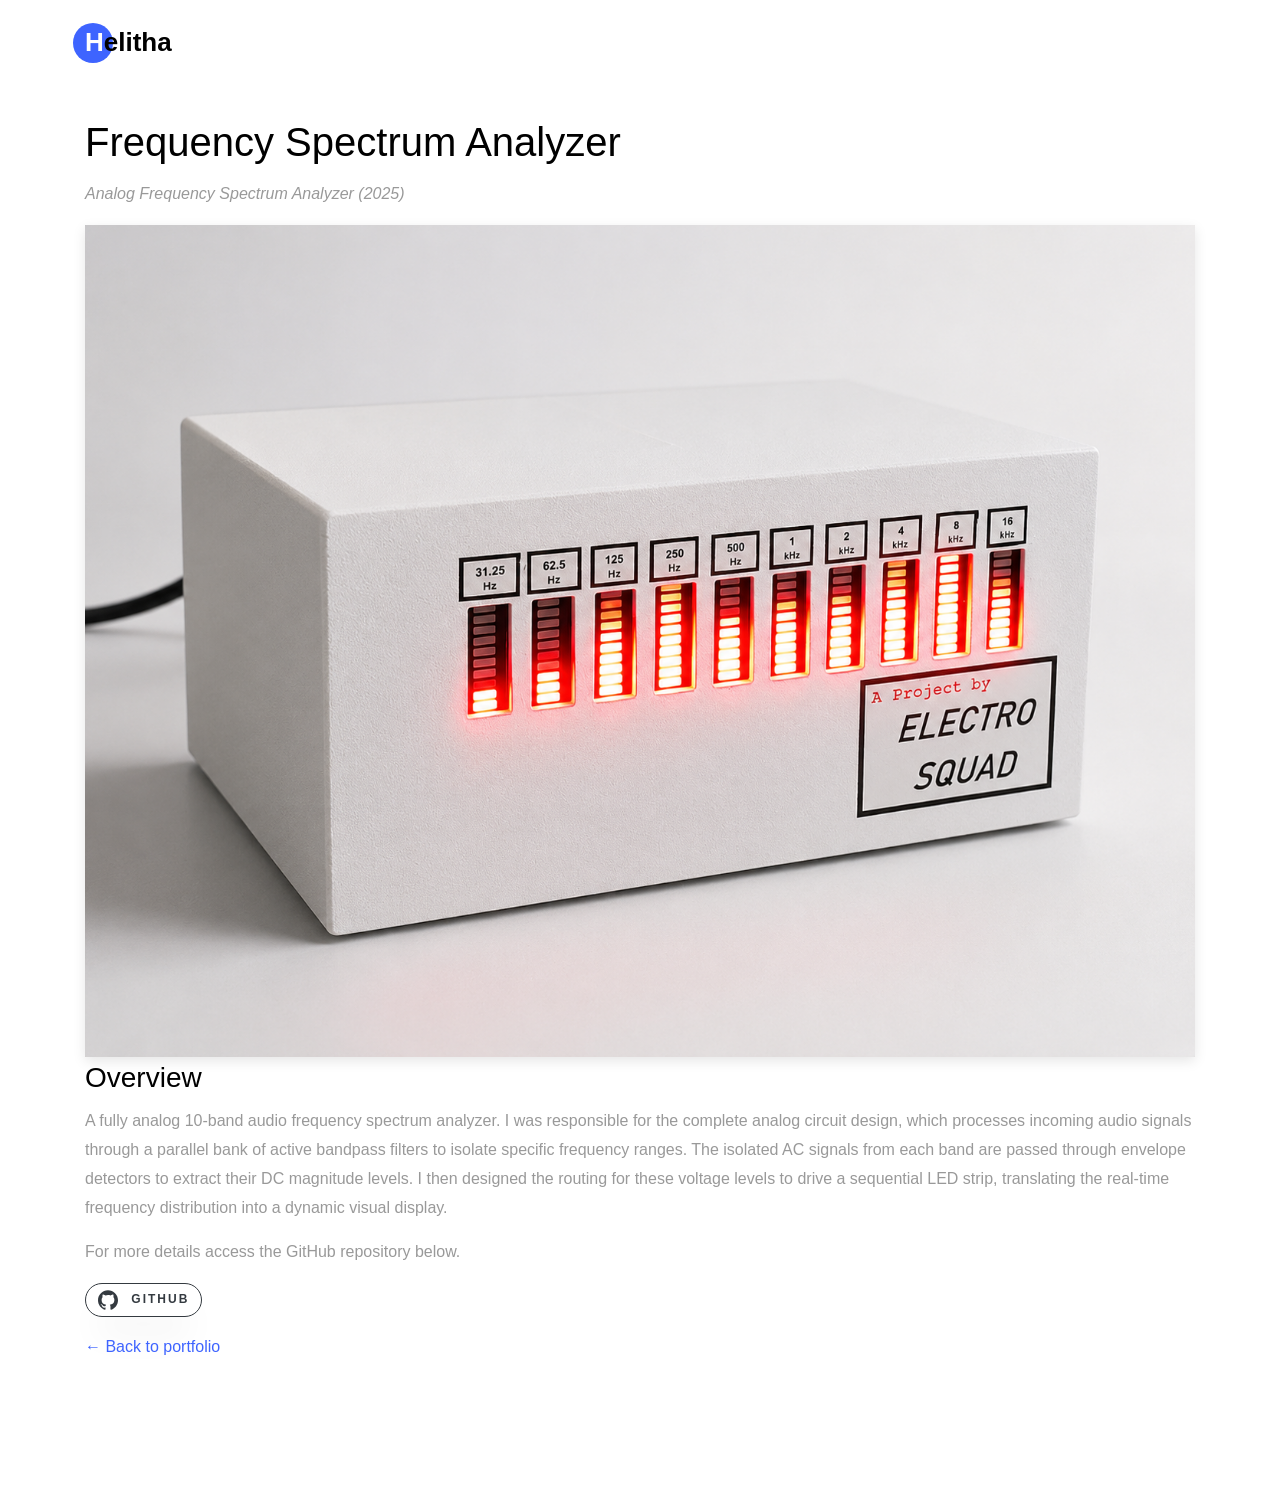
<file: project-analog-audio-spectrum-analyzer.html>
<!DOCTYPE html>
<html lang="en">
<head>
  <meta charset="utf-8">
  <meta name="viewport" content="width=device-width, initial-scale=1, shrink-to-fit=no">
  <title>Frequency Spectrum Analyzer - Project | Helitha Weerasinghe</title>
  <link rel="stylesheet" href="css/style.css">
</head>
<body>
  <nav class="navbar navbar-expand-lg navbar-dark ftco_navbar ftco-navbar-light">
    <div class="container">
      <a class="navbar-brand" href="index.html"><span>H</span>elitha</a>
    </div>
  </nav>

  <section class="ftco-section">
    <div class="container">
      <h1>Frequency Spectrum Analyzer</h1>
      <p><em>Analog Frequency Spectrum Analyzer (2025)</em></p>
      <img src="images/FrequencySpectrumAnalyzer.png" alt="Frequency Spectrum Analyzer" style="max-width:100%;height:auto;box-shadow:0 4px 12px rgba(0,0,0,0.1);">
      <h3>Overview</h3>
      <p>A fully analog 10-band audio frequency spectrum analyzer. I was responsible for the complete analog circuit design, which processes incoming audio signals through a parallel bank of active bandpass filters to isolate specific frequency ranges. The isolated AC signals from each band are passed through envelope detectors to extract their DC magnitude levels. I then designed the routing for these voltage levels to drive a sequential LED strip, translating the real-time frequency distribution into a dynamic visual display.</p>
      <p>For more details access the GitHub repository below.</p>
      <p>
        <a href="https://github.com/Helitha-Ruvinda/Analog-Audio-Spectrum-Analyzer" target="_blank" rel="noopener" class="btn btn-outline-dark github-cta">
          <svg width="20" height="20" viewBox="0 0 24 24" fill="currentColor" xmlns="http://www.w3.org/2000/svg" style="vertical-align:middle; margin-right:0.5rem;">
            <path d="M12 0.297C5.37 0.297 0 5.672 0 12.302c0 5.292 3.438 9.787 8.205 11.387.6.11.82-.26.82-.577 0-.285-.01-1.04-.016-2.04-3.338.724-4.042-1.61-4.042-1.61-.546-1.387-1.334-1.756-1.334-1.756-1.09-.745.084-.73.084-.73 1.205.086 1.84 1.238 1.84 1.238 1.07 1.834 2.807 1.304 3.492.997.108-.775.418-1.304.76-1.604-2.665-.305-5.466-1.334-5.466-5.932 0-1.31.47-2.38 1.235-3.22-.124-.303-.535-1.523.117-3.176 0 0 1.008-.323 3.3 1.23a11.51 11.51 0 0 1 3.003-.404c1.02.004 2.045.138 3.003.404 2.29-1.553 3.296-1.23 3.296-1.23.654 1.653.243 2.873.12 3.176.77.84 1.233 1.91 1.233 3.22 0 4.61-2.804 5.624-5.476 5.92.43.372.823 1.104.823 2.227 0 1.607-.015 2.903-.015 3.297 0 .32.216.694.825.576C20.565 22.085 24 17.59 24 12.302 24 5.672 18.627.297 12 .297z"/>
          </svg>
          <span>GitHub</span>
        </a>
      </p>
      <p><a href="index.html">← Back to portfolio</a></p>
    </div>
  </section>

</body>
</html>
</file>
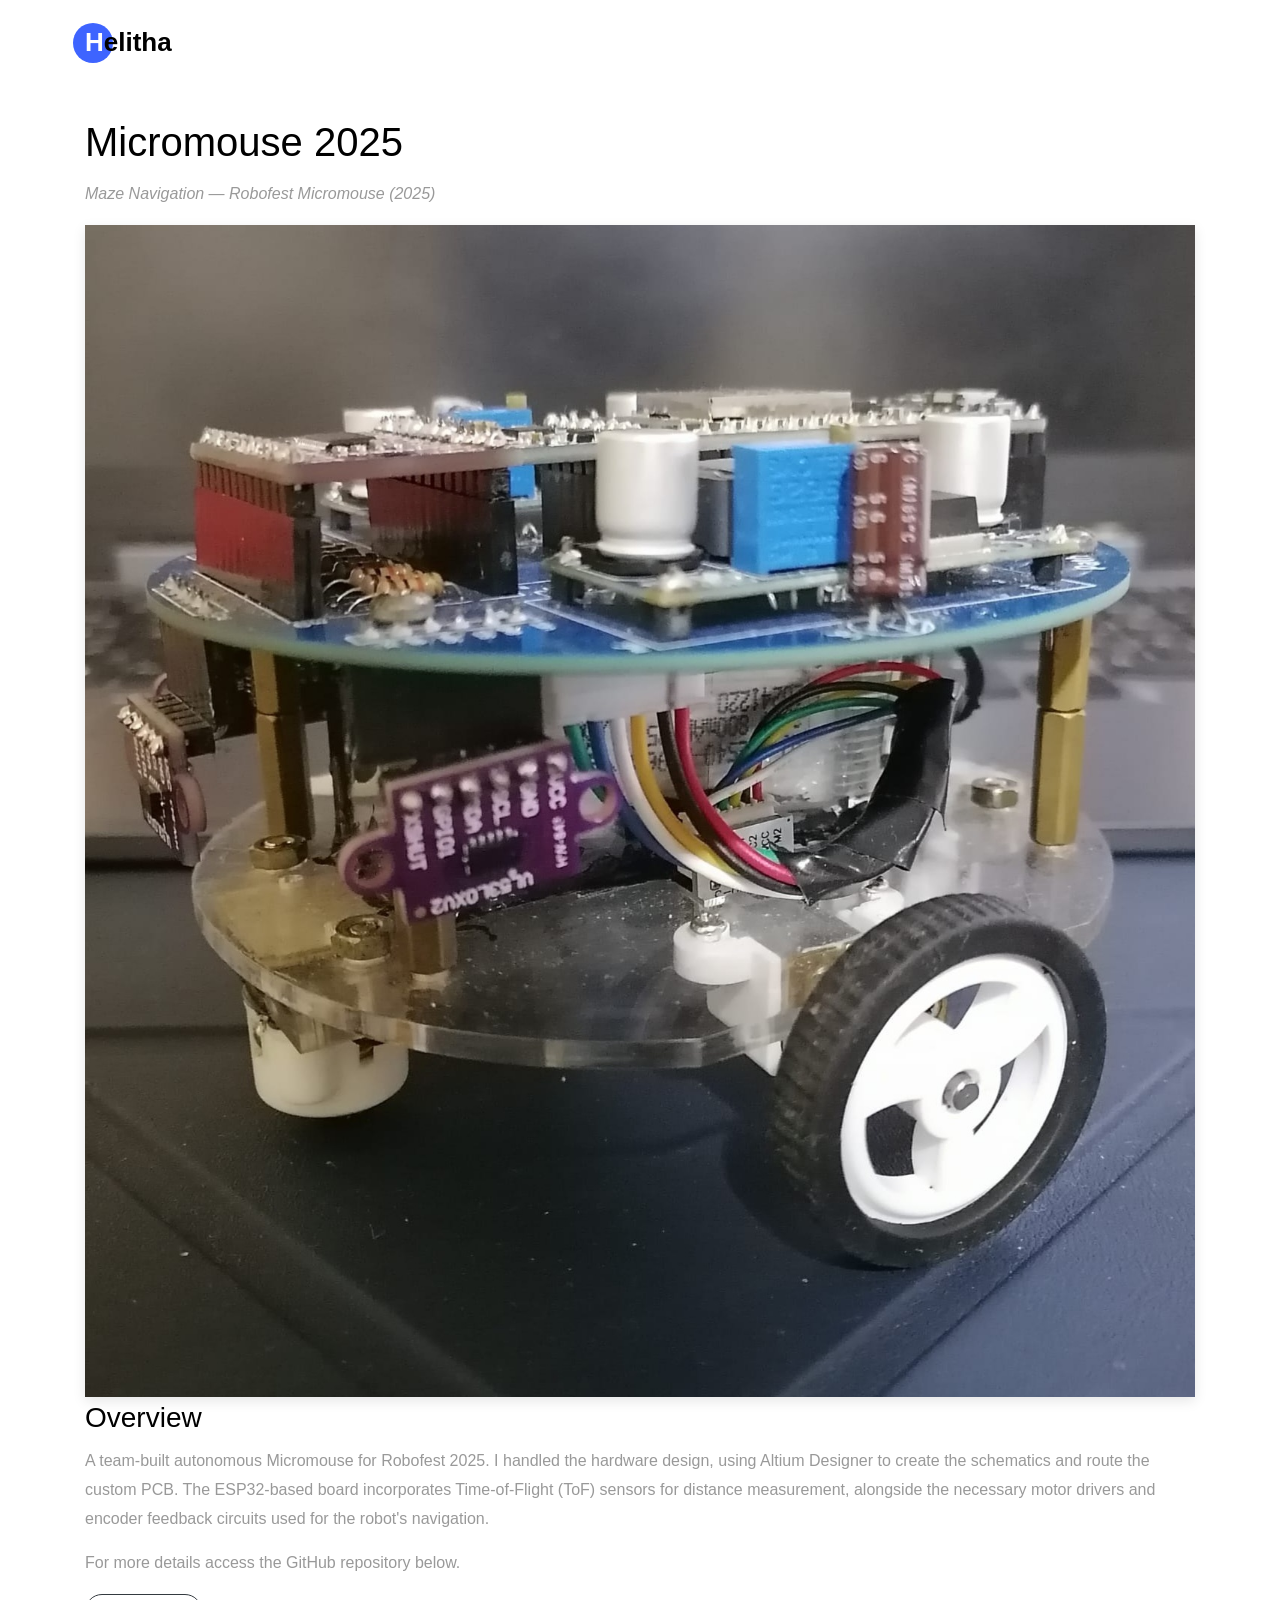
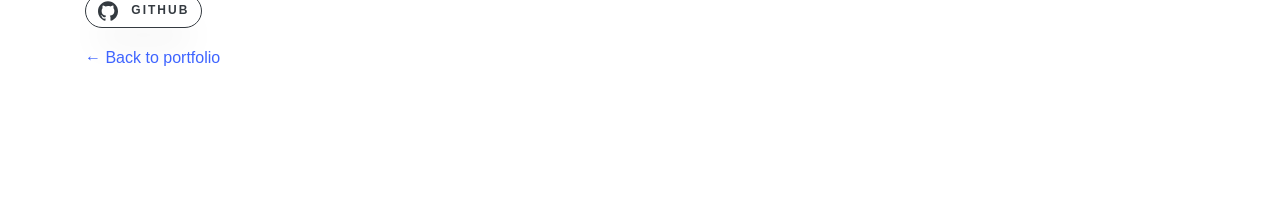
<file: project-micromouse2025.html>
<!DOCTYPE html>
<html lang="en">
<head>
  <meta charset="utf-8">
  <meta name="viewport" content="width=device-width, initial-scale=1, shrink-to-fit=no">
  <title>Micromouse 2025 - Project | Helitha Weerasinghe</title>
  <link rel="stylesheet" href="css/style.css">
</head>
<body>
  <nav class="navbar navbar-expand-lg navbar-dark ftco_navbar ftco-navbar-light">
    <div class="container">
      <a class="navbar-brand" href="index.html"><span>H</span>elitha</a>
    </div>
  </nav>

  <section class="ftco-section">
    <div class="container">
      <h1>Micromouse 2025</h1>
      <p><em>Maze Navigation — Robofest Micromouse (2025)</em></p>
      <img src="images/Micromouse22025.jpg" alt="Micromouse 2025" style="max-width:100%;height:auto;box-shadow:0 4px 12px rgba(0,0,0,0.1);">
      <h3>Overview</h3>
      <p>A team-built autonomous Micromouse for Robofest 2025. I handled the hardware design, using Altium Designer to create the schematics and route the custom PCB. The ESP32-based board incorporates Time-of-Flight (ToF) sensors for distance measurement, alongside the necessary motor drivers and encoder feedback circuits used for the robot's navigation.</p>
      <p>For more details access the GitHub repository below.</p>
      <p>
        <a href="https://github.com/Robofest25-Micromouse-PathFinder" target="_blank" rel="noopener" class="btn btn-outline-dark github-cta">
          <svg width="20" height="20" viewBox="0 0 24 24" fill="currentColor" xmlns="http://www.w3.org/2000/svg" style="vertical-align:middle; margin-right:0.5rem;">
            <path d="M12 0.297C5.37 0.297 0 5.672 0 12.302c0 5.292 3.438 9.787 8.205 11.387.6.11.82-.26.82-.577 0-.285-.01-1.04-.016-2.04-3.338.724-4.042-1.61-4.042-1.61-.546-1.387-1.334-1.756-1.334-1.756-1.09-.745.084-.73.084-.73 1.205.086 1.84 1.238 1.84 1.238 1.07 1.834 2.807 1.304 3.492.997.108-.775.418-1.304.76-1.604-2.665-.305-5.466-1.334-5.466-5.932 0-1.31.47-2.38 1.235-3.22-.124-.303-.535-1.523.117-3.176 0 0 1.008-.323 3.3 1.23a11.51 11.51 0 0 1 3.003-.404c1.02.004 2.045.138 3.003.404 2.29-1.553 3.296-1.23 3.296-1.23.654 1.653.243 2.873.12 3.176.77.84 1.233 1.91 1.233 3.22 0 4.61-2.804 5.624-5.476 5.92.43.372.823 1.104.823 2.227 0 1.607-.015 2.903-.015 3.297 0 .32.216.694.825.576C20.565 22.085 24 17.59 24 12.302 24 5.672 18.627.297 12 .297z"/>
          </svg>
          <span>GitHub</span>
        </a>
      </p>
      <p><a href="index.html">← Back to portfolio</a></p>
    </div>
  </section>

</body>
</html>
</file>
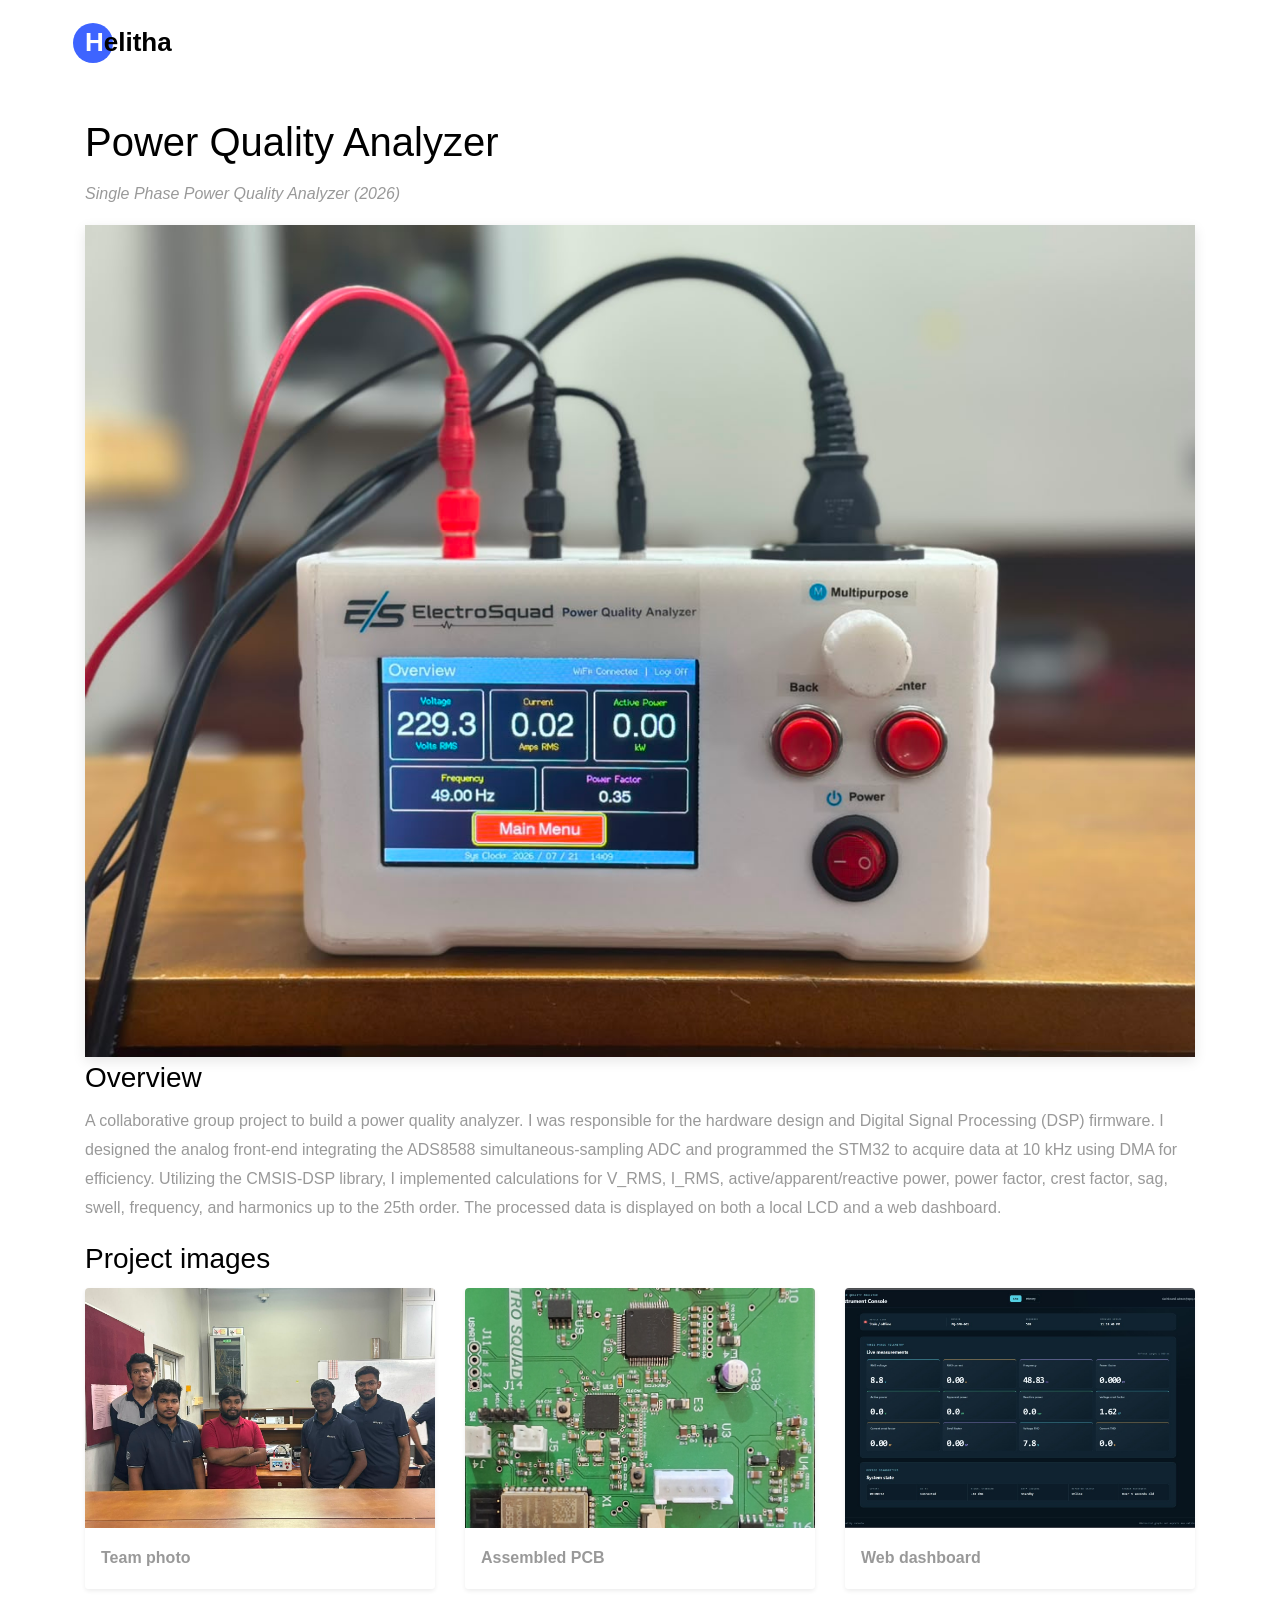
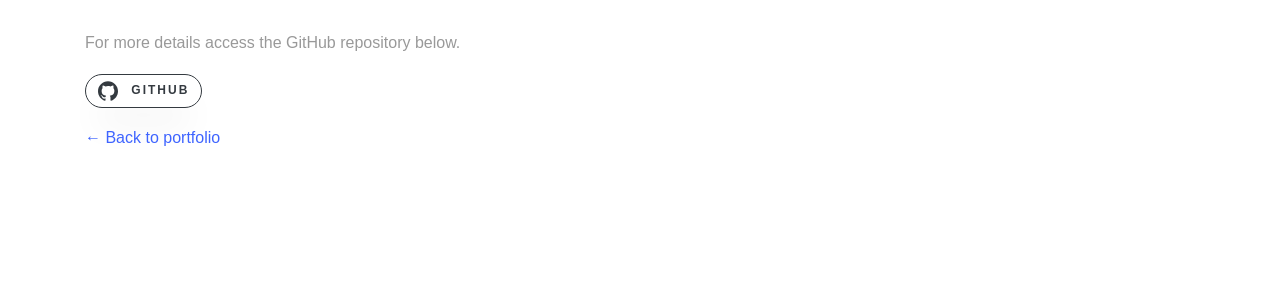
<file: project-powerqualityanalyzer.html>
<!DOCTYPE html>
<html lang="en">
<head>
  <meta charset="utf-8">
  <meta name="viewport" content="width=device-width, initial-scale=1, shrink-to-fit=no">
  <title>Power Quality Analyzer - Project | Helitha Weerasinghe</title>
  <link rel="stylesheet" href="css/style.css">
</head>
<body>
  <nav class="navbar navbar-expand-lg navbar-dark ftco_navbar ftco-navbar-light">
    <div class="container">
      <a class="navbar-brand" href="index.html"><span>H</span>elitha</a>
    </div>
  </nav>

  <section class="ftco-section">
    <div class="container">
      <h1>Power Quality Analyzer</h1>
      <p><em>Single Phase Power Quality Analyzer (2026)</em></p>
      <img src="images/PowerQualityAnalyzer.jpeg" alt="Power Quality Analyzer" style="max-width:100%;height:auto;box-shadow:0 4px 12px rgba(0,0,0,0.1);">
      <h3>Overview</h3>
      <p>A collaborative group project to build a power quality analyzer. I was responsible for the hardware design and Digital Signal Processing (DSP) firmware. I designed the analog front-end integrating the ADS8588 simultaneous-sampling ADC and programmed the STM32 to acquire data at 10 kHz using DMA for efficiency. Utilizing the CMSIS-DSP library, I implemented calculations for V_RMS, I_RMS, active/apparent/reactive power, power factor, crest factor, sag, swell, frequency, and harmonics up to the 25th order. The processed data is displayed on both a local LCD and a web dashboard.</p>
      <h3>Project images</h3>
      <div class="row mb-4">
        <div class="col-md-4 mb-3">
          <div class="shadow-sm rounded overflow-hidden" style="background:#fff;">
            <a href="images/OurTeam.jpeg" class="image-popup">
              <img src="images/OurTeam.jpeg" alt="Power Quality Analyzer Team" class="img-fluid" style="width:100%; height:240px; object-fit:cover;">
            </a>
            <div class="p-3 bg-white">
              <p class="mb-0 font-weight-bold">Team photo</p>
            </div>
          </div>
        </div>
        <div class="col-md-4 mb-3">
          <div class="shadow-sm rounded overflow-hidden" style="background:#fff;">
            <a href="images/Assembeled_PCB.jpg" class="image-popup">
              <img src="images/Assembeled_PCB.jpg" alt="Assembled PCB" class="img-fluid" style="width:100%; height:240px; object-fit:cover;">
            </a>
            <div class="p-3 bg-white">
              <p class="mb-0 font-weight-bold">Assembled PCB</p>
            </div>
          </div>
        </div>
        <div class="col-md-4 mb-3">
          <div class="shadow-sm rounded overflow-hidden" style="background:#fff;">
            <a href="images/Web_Dashboard.jpeg" class="image-popup">
              <img src="images/Web_Dashboard.jpeg" alt="Web Dashboard" class="img-fluid" style="width:100%; height:240px; object-fit:cover;">
            </a>
            <div class="p-3 bg-white">
              <p class="mb-0 font-weight-bold">Web dashboard</p>
            </div>
          </div>
        </div>
      </div>
      <p>For more details access the GitHub repository below.</p>
      <p>
        <a href="https://github.com/BashithaAnthony/smart-power-quality-analyzer" target="_blank" rel="noopener" class="btn btn-outline-dark github-cta">
          <svg width="20" height="20" viewBox="0 0 24 24" fill="currentColor" xmlns="http://www.w3.org/2000/svg" style="vertical-align:middle; margin-right:0.5rem;">
            <path d="M12 0.297C5.37 0.297 0 5.672 0 12.302c0 5.292 3.438 9.787 8.205 11.387.6.11.82-.26.82-.577 0-.285-.01-1.04-.016-2.04-3.338.724-4.042-1.61-4.042-1.61-.546-1.387-1.334-1.756-1.334-1.756-1.09-.745.084-.73.084-.73 1.205.086 1.84 1.238 1.84 1.238 1.07 1.834 2.807 1.304 3.492.997.108-.775.418-1.304.76-1.604-2.665-.305-5.466-1.334-5.466-5.932 0-1.31.47-2.38 1.235-3.22-.124-.303-.535-1.523.117-3.176 0 0 1.008-.323 3.3 1.23a11.51 11.51 0 0 1 3.003-.404c1.02.004 2.045.138 3.003.404 2.29-1.553 3.296-1.23 3.296-1.23.654 1.653.243 2.873.12 3.176.77.84 1.233 1.91 1.233 3.22 0 4.61-2.804 5.624-5.476 5.92.43.372.823 1.104.823 2.227 0 1.607-.015 2.903-.015 3.297 0 .32.216.694.825.576C20.565 22.085 24 17.59 24 12.302 24 5.672 18.627.297 12 .297z"/>
          </svg>
          <span>GitHub</span>
        </a>
      </p>
      <p><a href="index.html">← Back to portfolio</a></p>
    </div>
  </section>

</body>
</html>
</file>
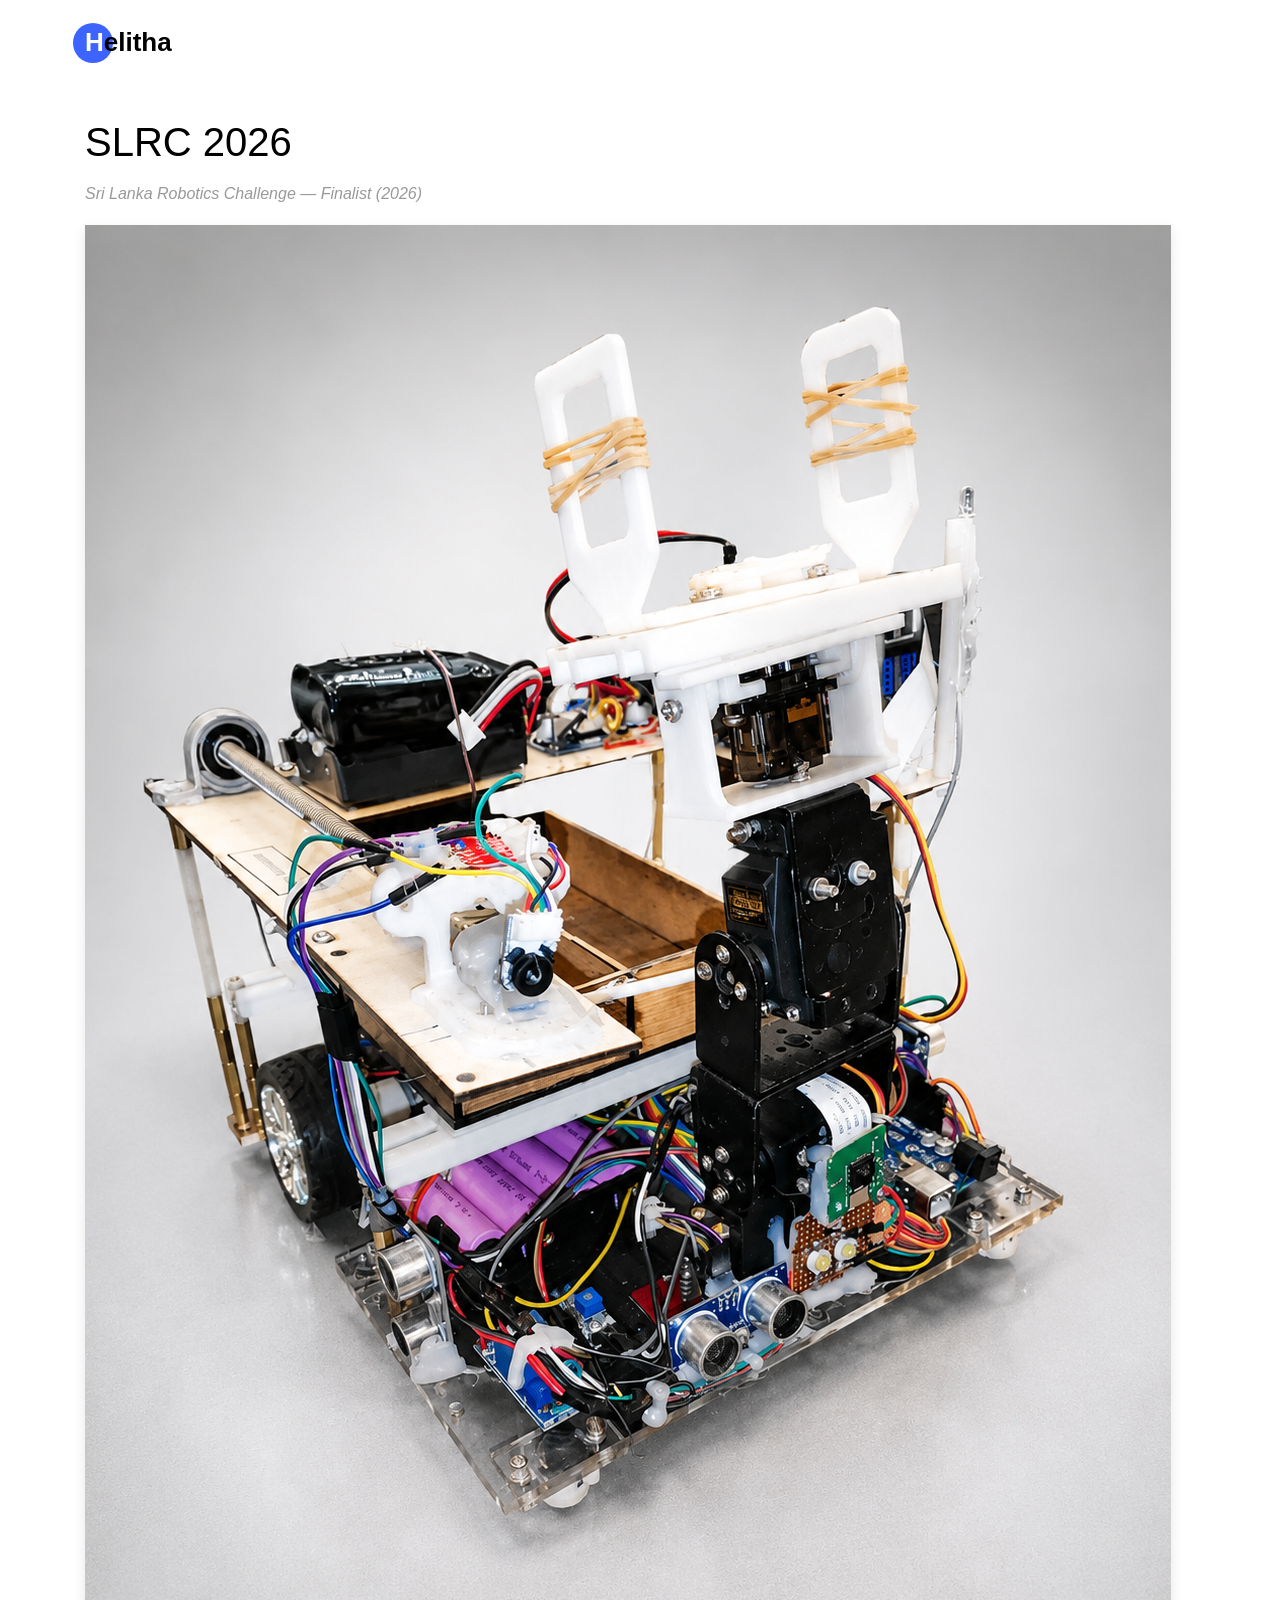
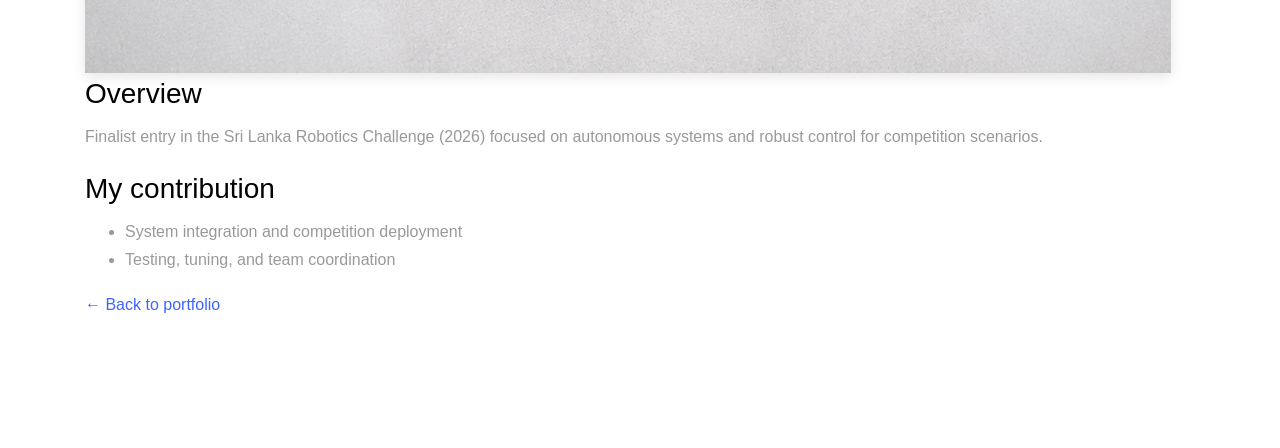
<file: project-slrc2026.html>
<!DOCTYPE html>
<html lang="en">
<head>
  <meta charset="utf-8">
  <meta name="viewport" content="width=device-width, initial-scale=1, shrink-to-fit=no">
  <title>SLRC 2026 - Project | Helitha Weerasinghe</title>
  <link rel="stylesheet" href="css/style.css">
</head>
<body>
  <nav class="navbar navbar-expand-lg navbar-dark ftco_navbar ftco-navbar-light">
    <div class="container">
      <a class="navbar-brand" href="index.html"><span>H</span>elitha</a>
    </div>
  </nav>

  <section class="ftco-section">
    <div class="container">
      <h1>SLRC 2026</h1>
      <p><em>Sri Lanka Robotics Challenge — Finalist (2026)</em></p>
      <img src="images/SLRC2026.jpg" alt="SLRC 2026" style="max-width:100%;height:auto;box-shadow:0 4px 12px rgba(0,0,0,0.1);">
      <h3>Overview</h3>
      <p>Finalist entry in the Sri Lanka Robotics Challenge (2026) focused on autonomous systems and robust control for competition scenarios.</p>
      <h3>My contribution</h3>
      <ul>
        <li>System integration and competition deployment</li>
        <li>Testing, tuning, and team coordination</li>
      </ul>
      <p><a href="index.html">← Back to portfolio</a></p>
    </div>
  </section>

</body>
</html>
</file>
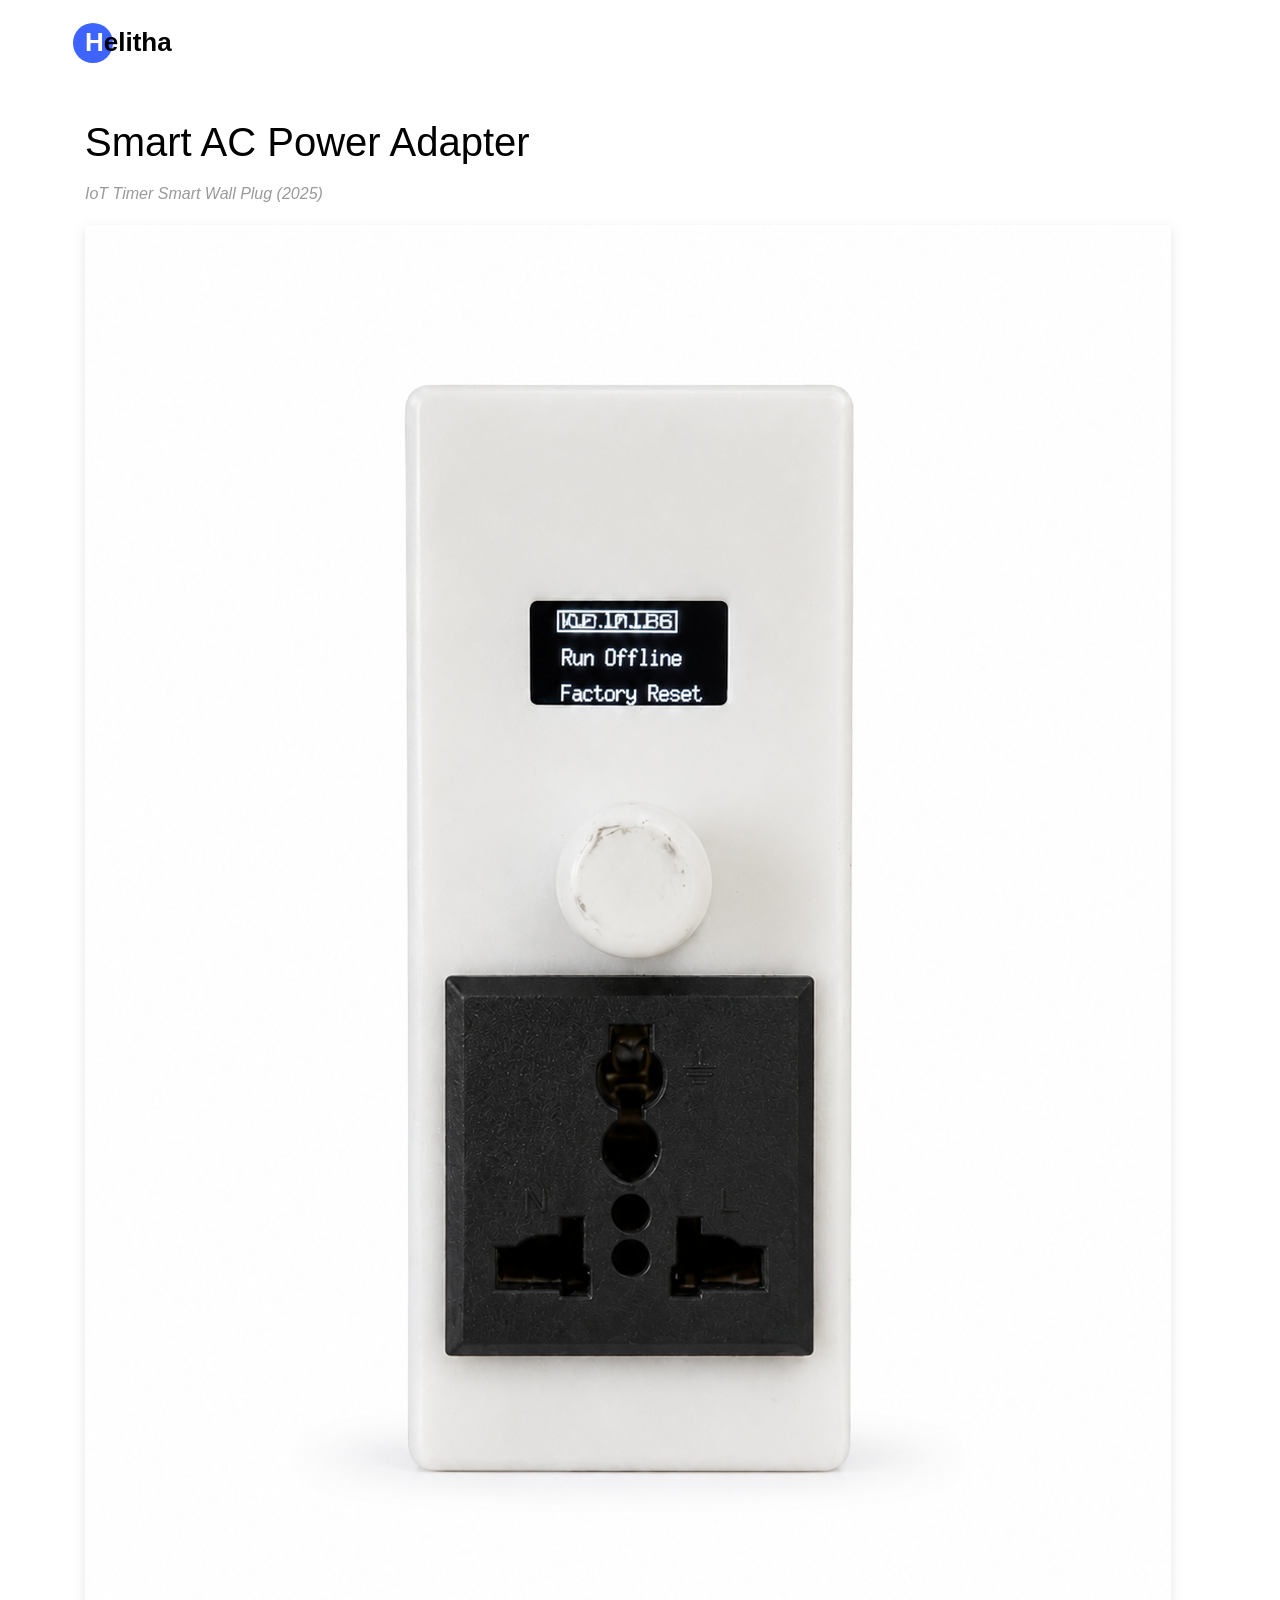
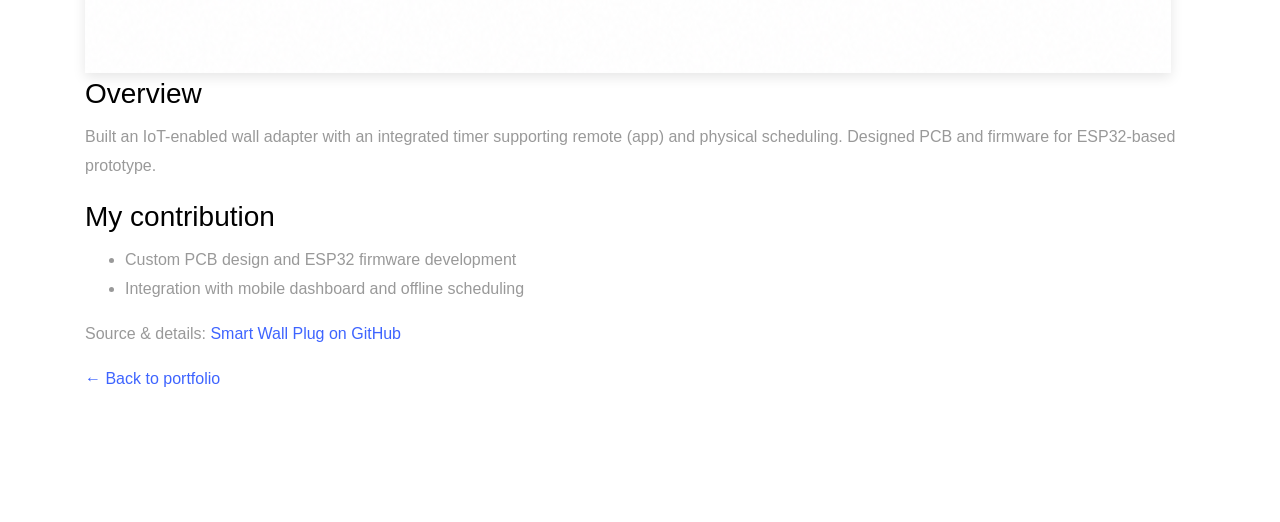
<file: project-smartacpoweradapter.html>
<!DOCTYPE html>
<html lang="en">
<head>
  <meta charset="utf-8">
  <meta name="viewport" content="width=device-width, initial-scale=1, shrink-to-fit=no">
  <title>Smart AC Power Adapter - Project | Helitha Weerasinghe</title>
  <link rel="stylesheet" href="css/style.css">
</head>
<body>
  <nav class="navbar navbar-expand-lg navbar-dark ftco_navbar ftco-navbar-light">
    <div class="container">
      <a class="navbar-brand" href="index.html"><span>H</span>elitha</a>
    </div>
  </nav>

  <section class="ftco-section">
    <div class="container">
      <h1>Smart AC Power Adapter</h1>
      <p><em>IoT Timer Smart Wall Plug (2025)</em></p>
      <img src="images/SmartAcPowerAdapter.png" alt="Smart AC Power Adapter" style="max-width:100%;height:auto;box-shadow:0 4px 12px rgba(0,0,0,0.1);">
      <h3>Overview</h3>
      <p>Built an IoT-enabled wall adapter with an integrated timer supporting remote (app) and physical scheduling. Designed PCB and firmware for ESP32-based prototype.</p>
      <h3>My contribution</h3>
      <ul>
        <li>Custom PCB design and ESP32 firmware development</li>
        <li>Integration with mobile dashboard and offline scheduling</li>
      </ul>
      <p>Source & details: <a href="https://github.com/Helitha-Ruvinda/AC-Power-Adapter-With-Built-I-Timer" target="_blank" rel="noopener">Smart Wall Plug on GitHub</a></p>
      <p><a href="index.html">← Back to portfolio</a></p>
    </div>
  </section>

</body>
</html>
</file>
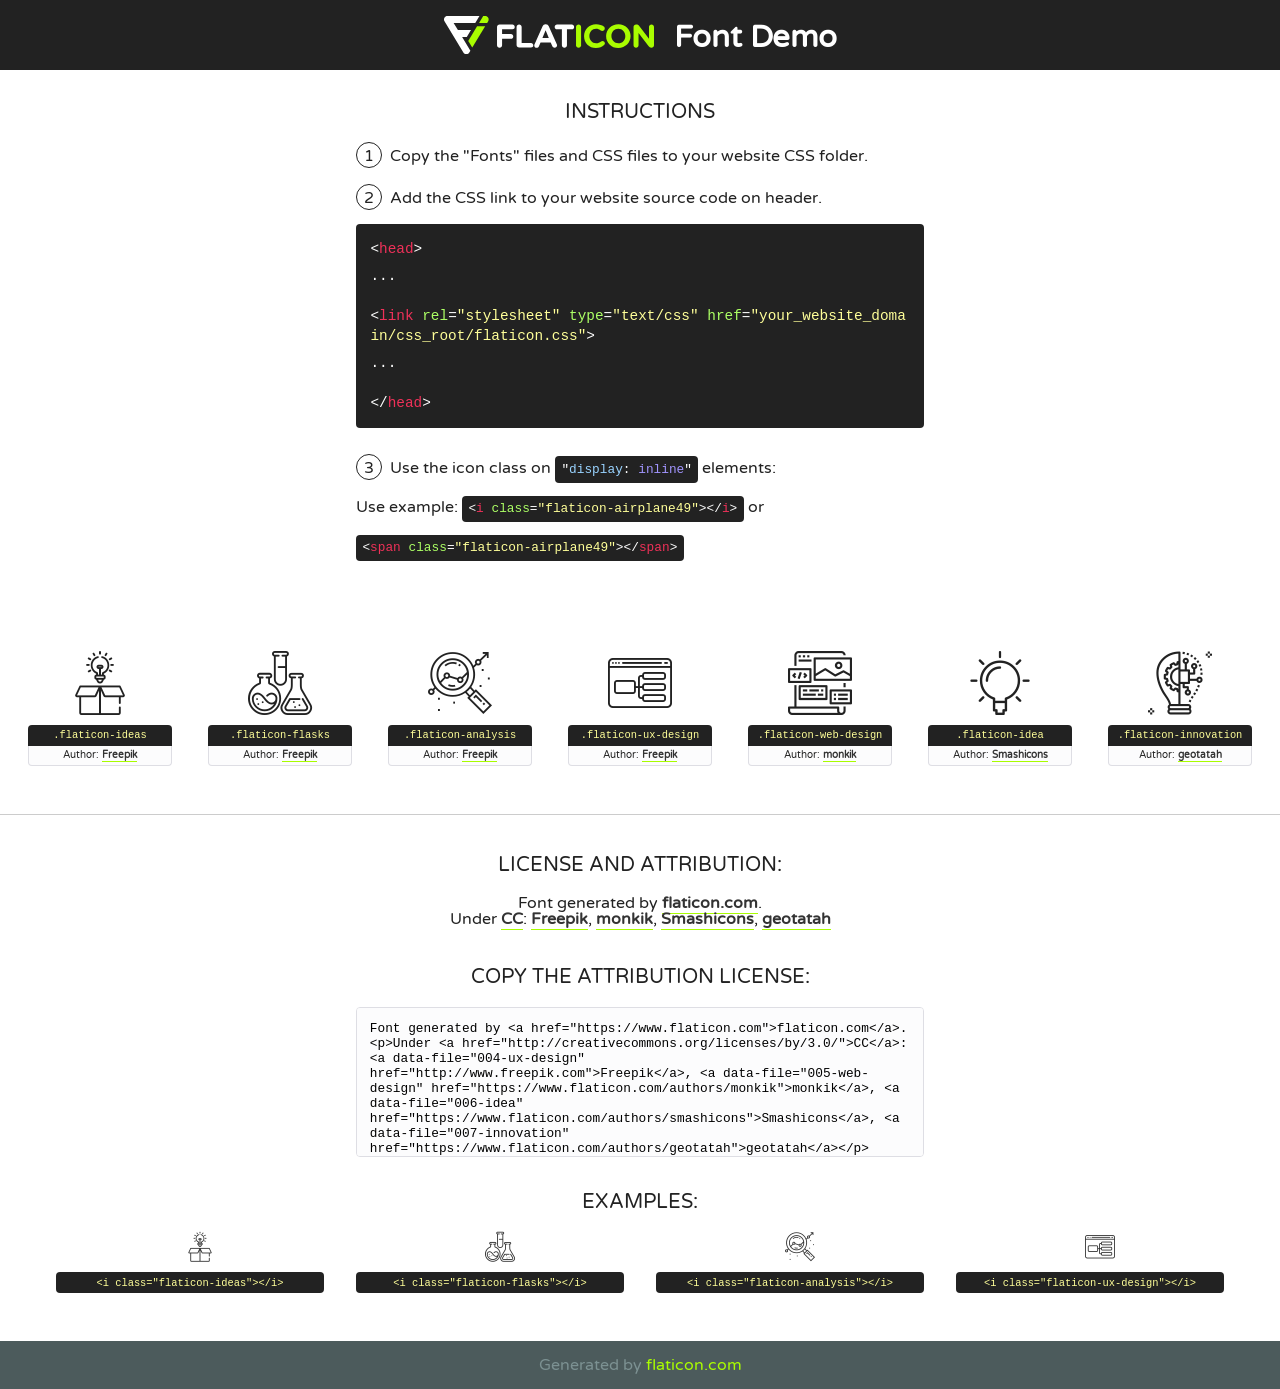
<file: fonts/flaticon/font/flaticon.html>
<!DOCTYPE html>
<!--
  Flaticon icon font: Flaticon
  Creation date: 20/03/2019 02:18
-->
<html>
<!DOCTYPE html>
<html>

<head>
    <title>Flaticon WebFont</title>
    <link href="http://fonts.googleapis.com/css?family=Varela+Round" rel="stylesheet" type="text/css" />
    <link rel="stylesheet" type="text/css" href="flaticon.css">
    <meta charset="UTF-8">
    <style>
    html, body, div, span, applet, object, iframe,
    h1, h2, h3, h4, h5, h6, p, blockquote, pre,
    a, abbr, acronym, address, big, cite, code,
    del, dfn, em, img, ins, kbd, q, s, samp,
    small, strike, strong, sub, sup, tt, var,
    b, u, i, center,
    dl, dt, dd, ol, ul, li,
    fieldset, form, label, legend,
    table, caption, tbody, tfoot, thead, tr, th, td,
    article, aside, canvas, details, embed, 
    figure, figcaption, footer, header, hgroup, 
    menu, nav, output, ruby, section, summary,
    time, mark, audio, video {
        margin: 0;
        padding: 0;
        border: 0;
        font-size: 100%;
        font: inherit;
        vertical-align: baseline;
    }
    /* HTML5 display-role reset for older browsers */
    article, aside, details, figcaption, figure, 
    footer, header, hgroup, menu, nav, section {
        display: block;
    }
    body {
        line-height: 1;
    }
    ol, ul {
        list-style: none;
    }
    blockquote, q {
        quotes: none;
    }
    blockquote:before, blockquote:after,
    q:before, q:after {
        content: '';
        content: none;
    }
    table {
        border-collapse: collapse;
        border-spacing: 0;
    }
    body {
        font-family: 'Varela Round', Helvetica, Arial, sans-serif;
        font-size: 16px;
        color: #222;
    }
    a {
        color: #333;
        border-bottom: 1px solid #a9fd00;
        font-weight: bold;
        text-decoration: none;
    }
    * {
        -moz-box-sizing: border-box;
        -webkit-box-sizing: border-box;
        box-sizing: border-box;
        margin: 0;
        padding: 0;
    }
    [class^="flaticon-"]:before, [class*=" flaticon-"]:before, [class^="flaticon-"]:after, [class*=" flaticon-"]:after {
        font-family: Flaticon;
        font-size: 30px;
        font-style: normal;
        margin-left: 20px;
        color: #333;
    }
    .wrapper {
        max-width: 600px;
        margin: auto;
        padding: 0 1em;
    }
    .title {
        font-size: 1.25em;
        text-align: center;
        margin-bottom: 1em;
        text-transform: uppercase;
    }
    header {
        text-align: center;
        background-color: #222;
        color: #fff;
        padding: 1em;
    }
    header .logo {
        width: 210px;
        height: 38px;
        display: inline-block;
        vertical-align: middle;
        margin-right: 1em;
        border: none;
    }
    header strong {
        font-size: 1.95em;
        font-weight: bold;
        vertical-align: middle;
        margin-top: 5px;
        display: inline-block;
    }
    .demo {
        margin: 2em auto;
        line-height: 1.25em;
    }
    .demo ul li {
        margin-bottom: 1em;
    }
    .demo ul li .num {
        color: #222;
        border-radius: 20px;
        display: inline-block;
        width: 26px;
        padding: 3px;
        height: 26px;
        text-align: center;
        margin-right: 0.5em;
        border: 1px solid #222;
    }
    .demo ul li code {
        background-color: #222;
        border-radius: 4px;
        padding: 0.25em 0.5em;
        display: inline-block;
        color: #fff;
        font-family: Consolas,Monaco,Lucida Console,Liberation Mono,DejaVu Sans Mono,Bitstream Vera Sans Mono,Courier New, monospace;
        font-weight: lighter;
        margin-top: 1em;
        font-size: 0.8em;
        word-break: break-all;
    }
    .demo ul li code.big {
        padding: 1em;
        font-size: 0.9em;
    }
    .demo ul li code .red {
        color: #EF3159;
    }
    .demo ul li code .green {
        color: #ACFF65;
    }
    .demo ul li code .yellow {
        color: #FFFF99;
    }
    .demo ul li code .blue {
        color: #99D3FF;
    }
    .demo ul li code .purple {
        color: #A295FF;
    }
    .demo ul li code .dots {
        margin-top: 0.5em;
        display: block;
    }
    #glyphs {
        border-bottom: 1px solid #ccc;
        padding: 2em 0;
        text-align: center;
    }
    .glyph {
        display: inline-block;
        width: 9em;
        margin: 1em;
        text-align: center;
        vertical-align: top;
        background: #FFF;
    }
    .glyph .glyph-icon {
        padding: 10px;
        display: block;
        font-family:"Flaticon";
        font-size: 64px;
        line-height: 1;
    }
    .glyph .glyph-icon:before {
        font-size: 64px;
        color: #222;
        margin-left: 0;
    }
    .class-name {
        font-size: 0.65em;
        background-color: #222;
        color: #fff;
        border-radius: 4px 4px 0 0;
        padding: 0.5em;
        color: #FFFF99;
        font-family: Consolas,Monaco,Lucida Console,Liberation Mono,DejaVu Sans Mono,Bitstream Vera Sans Mono,Courier New, monospace;
    }
    .author-name {
        font-size: 0.6em;
        background-color: #fcfcfd;
        border: 1px solid #DEDEE4;
        border-top: 0;
        border-radius: 0 0 4px 4px;
        padding: 0.5em;
    }
    .class-name:last-child {
        font-size: 10px;
        color:#888;
    }
    .class-name:last-child a {
        font-size: 10px;
        color:#555;
    }
    .class-name:last-child a:hover {
        color:#a9fd00;
    }
    .glyph > input {
        display: block;
        width: 100px;
        margin: 5px auto;
        text-align: center;
        font-size: 12px;
        cursor: text;
    }
    .glyph > input.icon-input {
        font-family:"Flaticon";
        font-size: 16px;
        margin-bottom: 10px;
    }
    .attribution .title {
        margin-top: 2em;
    }
    .attribution textarea {
        background-color: #fcfcfd;
        padding: 1em;
        border: none;
        box-shadow: none;
        border: 1px solid #DEDEE4;
        border-radius: 4px;
        resize: none;
        width: 100%;
        height: 150px;
        font-size: 0.8em;
        font-family: Consolas,Monaco,Lucida Console,Liberation Mono,DejaVu Sans Mono,Bitstream Vera Sans Mono,Courier New, monospace;
        -webkit-appearance: none;
    }
    .iconsuse {
        margin: 2em auto;
        text-align: center;
        max-width: 1200px;
    }
    .iconsuse:after {
        content: '';
        display: table;
        clear: both;
    }
    .iconsuse .image {
        float: left;
        width: 25%;
        padding: 0 1em;
    }
    .iconsuse .image p {
        margin-bottom: 1em;
    }
    .iconsuse .image span {
        display: block;
        font-size: 0.65em;
        background-color: #222;
        color: #fff;
        border-radius: 4px;
        padding: 0.5em;
        color: #FFFF99;
        margin-top: 1em;
        font-family: Consolas,Monaco,Lucida Console,Liberation Mono,DejaVu Sans Mono,Bitstream Vera Sans Mono,Courier New, monospace;
    }
    #footer {
        text-align: center;
        background-color: #4C5B5C;
        color: #7c9192;
        padding: 1em;
    }
    #footer a {
        border: none;
        color: #a9fd00;
        font-weight: normal;
    }
    @media (max-width: 960px) {
        .iconsuse .image {
            width: 50%;
        }
    }
    @media (max-width: 560px) {
        .iconsuse .image {
            width: 100%;
        }
    }
    </style>
</head>

<body class="characters-off">

    <header>
        <a href="https://www.flaticon.com" target="_blank" class="logo">
            <svg version="1.1" xmlns="http://www.w3.org/2000/svg" xmlns:xlink="http://www.w3.org/1999/xlink" xmlns:a="http://ns.adobe.com/AdobeSVGViewerExtensions/3.0/" viewBox="0 0 560.875 102.036" enable-background="new 0 0 560.875 102.036" xml:space="preserve">
                <defs>
                </defs>
                <g>
                    <g class="letters">
                        <path fill="#ffffff" d="M141.596,29.675c0-3.777,2.985-6.767,6.764-6.767h34.438c3.426,0,6.15,2.728,6.15,6.15
                        c0,3.43-2.724,6.149-6.15,6.149h-27.674v13.091h23.719c3.429,0,6.151,2.724,6.151,6.15c0,3.43-2.723,6.149-6.151,6.149h-23.719
                        v17.574c0,3.773-2.986,6.761-6.764,6.761c-3.779,0-6.764-2.989-6.764-6.761V29.675z"></path>
                        <path fill="#ffffff" d="M193.844,29.149c0-3.781,2.985-6.767,6.764-6.767c3.776,0,6.763,2.985,6.763,6.767v42.957h25.039
                        c3.426,0,6.149,2.726,6.149,6.153c0,3.425-2.723,6.15-6.149,6.15h-31.802c-3.779,0-6.764-2.986-6.764-6.768V29.149z"></path>
                        <path fill="#ffffff" d="M241.891,75.71l21.438-48.407c1.492-3.341,4.215-5.357,7.906-5.357h0.792
                        c3.686,0,6.323,2.017,7.815,5.357l21.439,48.407c0.436,0.967,0.701,1.845,0.701,2.723c0,3.602-2.809,6.501-6.414,6.501
                        c-3.161,0-5.269-1.845-6.499-4.655l-4.132-9.661h-27.059l-4.301,10.102c-1.144,2.631-3.426,4.214-6.237,4.214
                        c-3.517,0-6.24-2.81-6.24-6.325C241.1,77.64,241.451,76.677,241.891,75.71z M279.932,58.666l-8.521-20.297l-8.526,20.297H279.932
                        z"></path>
                        <path fill="#ffffff" d="M314.864,35.387H301.86c-3.429,0-6.239-2.813-6.239-6.238c0-3.429,2.811-6.24,6.239-6.24h39.533
                        c3.426,0,6.237,2.811,6.237,6.24c0,3.425-2.811,6.238-6.237,6.238h-13.001v42.785c0,3.773-2.99,6.761-6.764,6.761
                        c-3.779,0-6.764-2.989-6.764-6.761V35.387z"></path>
                        <path fill="#A9FD00" d="M352.615,29.149c0-3.781,2.985-6.767,6.767-6.767c3.774,0,6.761,2.985,6.761,6.767v49.024
                        c0,3.773-2.987,6.761-6.761,6.761c-3.781,0-6.767-2.989-6.767-6.761V29.149z"></path>
                        <path fill="#A9FD00" d="M374.132,53.836v-0.179c0-17.481,13.178-31.801,32.065-31.801c9.22,0,15.459,2.458,20.557,6.238
                        c1.402,1.054,2.637,2.985,2.637,5.357c0,3.692-2.985,6.59-6.681,6.59c-1.845,0-3.071-0.702-4.044-1.319
                        c-3.776-2.813-7.729-4.393-12.562-4.393c-10.364,0-17.831,8.611-17.831,19.154v0.173c0,10.542,7.291,19.329,17.831,19.329
                        c5.715,0,9.492-1.756,13.359-4.834c1.049-0.874,2.458-1.491,4.039-1.491c3.429,0,6.325,2.813,6.325,6.236
                        c0,2.106-1.056,3.78-2.282,4.834c-5.539,4.834-12.036,7.733-21.878,7.733C387.572,85.464,374.132,71.493,374.132,53.836z"></path>
                        <path fill="#A9FD00" d="M433.009,53.836v-0.179c0-17.481,13.79-31.801,32.766-31.801c18.981,0,32.592,14.143,32.592,31.628v0.173
                        c0,17.483-13.785,31.807-32.769,31.807C446.625,85.464,433.009,71.32,433.009,53.836z M484.224,53.836v-0.179
                        c0-10.539-7.725-19.326-18.626-19.326c-10.893,0-18.449,8.611-18.449,19.154v0.173c0,10.542,7.73,19.329,18.626,19.329
                        C476.676,72.986,484.224,64.378,484.224,53.836z"></path>
                        <path fill="#A9FD00" d="M506.233,29.321c0-3.774,2.99-6.763,6.767-6.763h1.401c3.252,0,5.183,1.583,7.029,3.953l26.093,34.265
                        V29.059c0-3.692,2.99-6.677,6.681-6.677c3.683,0,6.671,2.985,6.671,6.677v48.934c0,3.78-2.987,6.765-6.764,6.765h-0.436
                        c-3.257,0-5.188-1.581-7.034-3.953l-27.056-35.492v32.944c0,3.687-2.985,6.676-6.678,6.676c-3.683,0-6.673-2.989-6.673-6.676
                        V29.321z"></path>
                    </g>
                    <g class="insignia">
                        <path fill="#ffffff" d="M48.372,56.137h12.517l11.156-18.537H37.186L25.688,18.539h57.825L94.668,0H9.271
                        C5.925,0,2.842,1.801,1.198,4.716c-1.644,2.907-1.593,6.482,0.134,9.343l50.38,83.501c1.678,2.781,4.689,4.476,7.938,4.476
                        c3.246,0,6.257-1.695,7.935-4.476l2.898-4.804L48.372,56.137z"></path>
                        <g class="i">
                            <path fill="#A9FD00" d="M93.575,18.539h0.031v0.004l21.652,0.004l2.705-4.488c1.727-2.861,1.778-6.436,0.133-9.343
                            C116.454,1.801,113.371,0,110.026,0h-5.294L93.575,18.539z"></path>
                            <polygon fill="#A9FD00" points="88.291,27.356 64.725,66.486 75.519,84.404 109.942,27.356"></polygon>
                        </g>
                    </g>
                </g>
            </svg>
        </a>
        <strong>Font Demo</strong>
    </header>


    <section class="demo wrapper">

        <p class="title">Instructions</p>

        <ul>
            <li>
                <span class="num">1</span>Copy the "Fonts" files and CSS files to your website CSS folder.
            </li>
            <li>
                <span class="num">2</span>Add the CSS link to your website source code on header.
                <code class="big">
                    &lt;<span class="red">head</span>&gt;
                    <br/><span class="dots">...</span>
                    <br/>&lt;<span class="red">link</span> <span class="green">rel</span>=<span class="yellow">"stylesheet"</span> <span class="green">type</span>=<span class="yellow">"text/css"</span> <span class="green">href</span>=<span class="yellow">"your_website_domain/css_root/flaticon.css"</span>&gt;
                    <br/><span class="dots">...</span>
                    <br/>&lt;/<span class="red">head</span>&gt;
                </code>
            </li>

            <li>
                <p>
                    <span class="num">3</span>Use the icon class on <code>"<span class="blue">display</span>:<span class="purple"> inline</span>"</code> elements:
                    <br />
                    Use example: <code>&lt;<span class="red">i</span> <span class="green">class</span>=<span class="yellow">&quot;flaticon-airplane49&quot;</span>&gt;&lt;/<span class="red">i</span>&gt;</code> or <code>&lt;<span class="red">span</span> <span class="green">class</span>=<span class="yellow">&quot;flaticon-airplane49&quot;</span>&gt;&lt;/<span class="red">span</span>&gt;</code>
            </li>
        </ul>

    </section>




   <section id="glyphs">          
    
      
        <div class="glyph"><div class="glyph-icon flaticon-ideas"></div>
            <div class="class-name">.flaticon-ideas</div>
            <div class="author-name">Author: <a data-file="001-ideas" href="http://www.freepik.com">Freepik</a> </div> 
        </div>        
        
        <div class="glyph"><div class="glyph-icon flaticon-flasks"></div>
            <div class="class-name">.flaticon-flasks</div>
            <div class="author-name">Author: <a data-file="002-flasks" href="http://www.freepik.com">Freepik</a> </div> 
        </div>        
        
        <div class="glyph"><div class="glyph-icon flaticon-analysis"></div>
            <div class="class-name">.flaticon-analysis</div>
            <div class="author-name">Author: <a data-file="003-analysis" href="http://www.freepik.com">Freepik</a> </div> 
        </div>        
        
        <div class="glyph"><div class="glyph-icon flaticon-ux-design"></div>
            <div class="class-name">.flaticon-ux-design</div>
            <div class="author-name">Author: <a data-file="004-ux-design" href="http://www.freepik.com">Freepik</a> </div> 
        </div>        
        
        <div class="glyph"><div class="glyph-icon flaticon-web-design"></div>
            <div class="class-name">.flaticon-web-design</div>
            <div class="author-name">Author: <a data-file="005-web-design" href="https://www.flaticon.com/authors/monkik">monkik</a> </div> 
        </div>        
        
        <div class="glyph"><div class="glyph-icon flaticon-idea"></div>
            <div class="class-name">.flaticon-idea</div>
            <div class="author-name">Author: <a data-file="006-idea" href="https://www.flaticon.com/authors/smashicons">Smashicons</a> </div> 
        </div>        
        
        <div class="glyph"><div class="glyph-icon flaticon-innovation"></div>
            <div class="class-name">.flaticon-innovation</div>
            <div class="author-name">Author: <a data-file="007-innovation" href="https://www.flaticon.com/authors/geotatah">geotatah</a> </div> 
        </div>        
        

    </section>



    <section class="attribution wrapper"   style="text-align:center;">

      <div class="title">License and attribution:</div><div class="attrDiv">Font generated by <a href="https://www.flaticon.com">flaticon.com</a>. <div><p>Under <a href="http://creativecommons.org/licenses/by/3.0/">CC</a>: <a data-file="004-ux-design" href="http://www.freepik.com">Freepik</a>, <a data-file="005-web-design" href="https://www.flaticon.com/authors/monkik">monkik</a>, <a data-file="006-idea" href="https://www.flaticon.com/authors/smashicons">Smashicons</a>, <a data-file="007-innovation" href="https://www.flaticon.com/authors/geotatah">geotatah</a></p>  </div>
      </div>
      <div class="title">Copy the Attribution License:</div>

    <textarea onclick="this.focus();this.select();">Font generated by &lt;a href=&quot;https://www.flaticon.com&quot;&gt;flaticon.com&lt;/a&gt;. <p>Under <a href="http://creativecommons.org/licenses/by/3.0/">CC</a>: <a data-file="004-ux-design" href="http://www.freepik.com">Freepik</a>, <a data-file="005-web-design" href="https://www.flaticon.com/authors/monkik">monkik</a>, <a data-file="006-idea" href="https://www.flaticon.com/authors/smashicons">Smashicons</a>, <a data-file="007-innovation" href="https://www.flaticon.com/authors/geotatah">geotatah</a></p>  
     </textarea>

    </section>

    <section class="iconsuse">

          <div class="title">Examples:</div>            
             
            <div class="image">
                <p>
                    <i class="glyph-icon flaticon-ideas"></i> 
                    <span>&lt;i class=&quot;flaticon-ideas&quot;&gt;&lt;/i&gt;</span>
                </p>
            </div>
            
            <div class="image">
                <p>
                    <i class="glyph-icon flaticon-flasks"></i> 
                    <span>&lt;i class=&quot;flaticon-flasks&quot;&gt;&lt;/i&gt;</span>
                </p>
            </div>
            
            <div class="image">
                <p>
                    <i class="glyph-icon flaticon-analysis"></i> 
                    <span>&lt;i class=&quot;flaticon-analysis&quot;&gt;&lt;/i&gt;</span>
                </p>
            </div>
            
            <div class="image">
                <p>
                    <i class="glyph-icon flaticon-ux-design"></i> 
                    <span>&lt;i class=&quot;flaticon-ux-design&quot;&gt;&lt;/i&gt;</span>
                </p>
            </div>
                       
        </div>
                            
    </section>

<div id="footer">
    <div>Generated by <a href="https://www.flaticon.com">flaticon.com</a>
    </div>
</div>



</body>
</html>
</file>
<file: fonts/flaticon/font/flaticon.css>
/*
  	Flaticon icon font: Flaticon
  	Creation date: 20/03/2019 02:18
  	*/

@font-face {
  font-family: "Flaticon";
  src: url("./Flaticon.eot");
  src: url("./Flaticon.eot?#iefix") format("embedded-opentype"),
       url("./Flaticon.woff2") format("woff2"),
       url("./Flaticon.woff") format("woff"),
       url("./Flaticon.ttf") format("truetype"),
       url("./Flaticon.svg#Flaticon") format("svg");
  font-weight: normal;
  font-style: normal;
}

@media screen and (-webkit-min-device-pixel-ratio:0) {
  @font-face {
    font-family: "Flaticon";
    src: url("./Flaticon.svg#Flaticon") format("svg");
  }
}

[class^="flaticon-"]:before, [class*=" flaticon-"]:before,
[class^="flaticon-"]:after, [class*=" flaticon-"]:after {   
  font-family: Flaticon;
        font-size: 20px;
font-style: normal;
margin-left: 20px;
}

.flaticon-ideas:before { content: "\f100"; }
.flaticon-flasks:before { content: "\f101"; }
.flaticon-analysis:before { content: "\f102"; }
.flaticon-ux-design:before { content: "\f103"; }
.flaticon-web-design:before { content: "\f104"; }
.flaticon-idea:before { content: "\f105"; }
.flaticon-innovation:before { content: "\f106"; }
</file>
